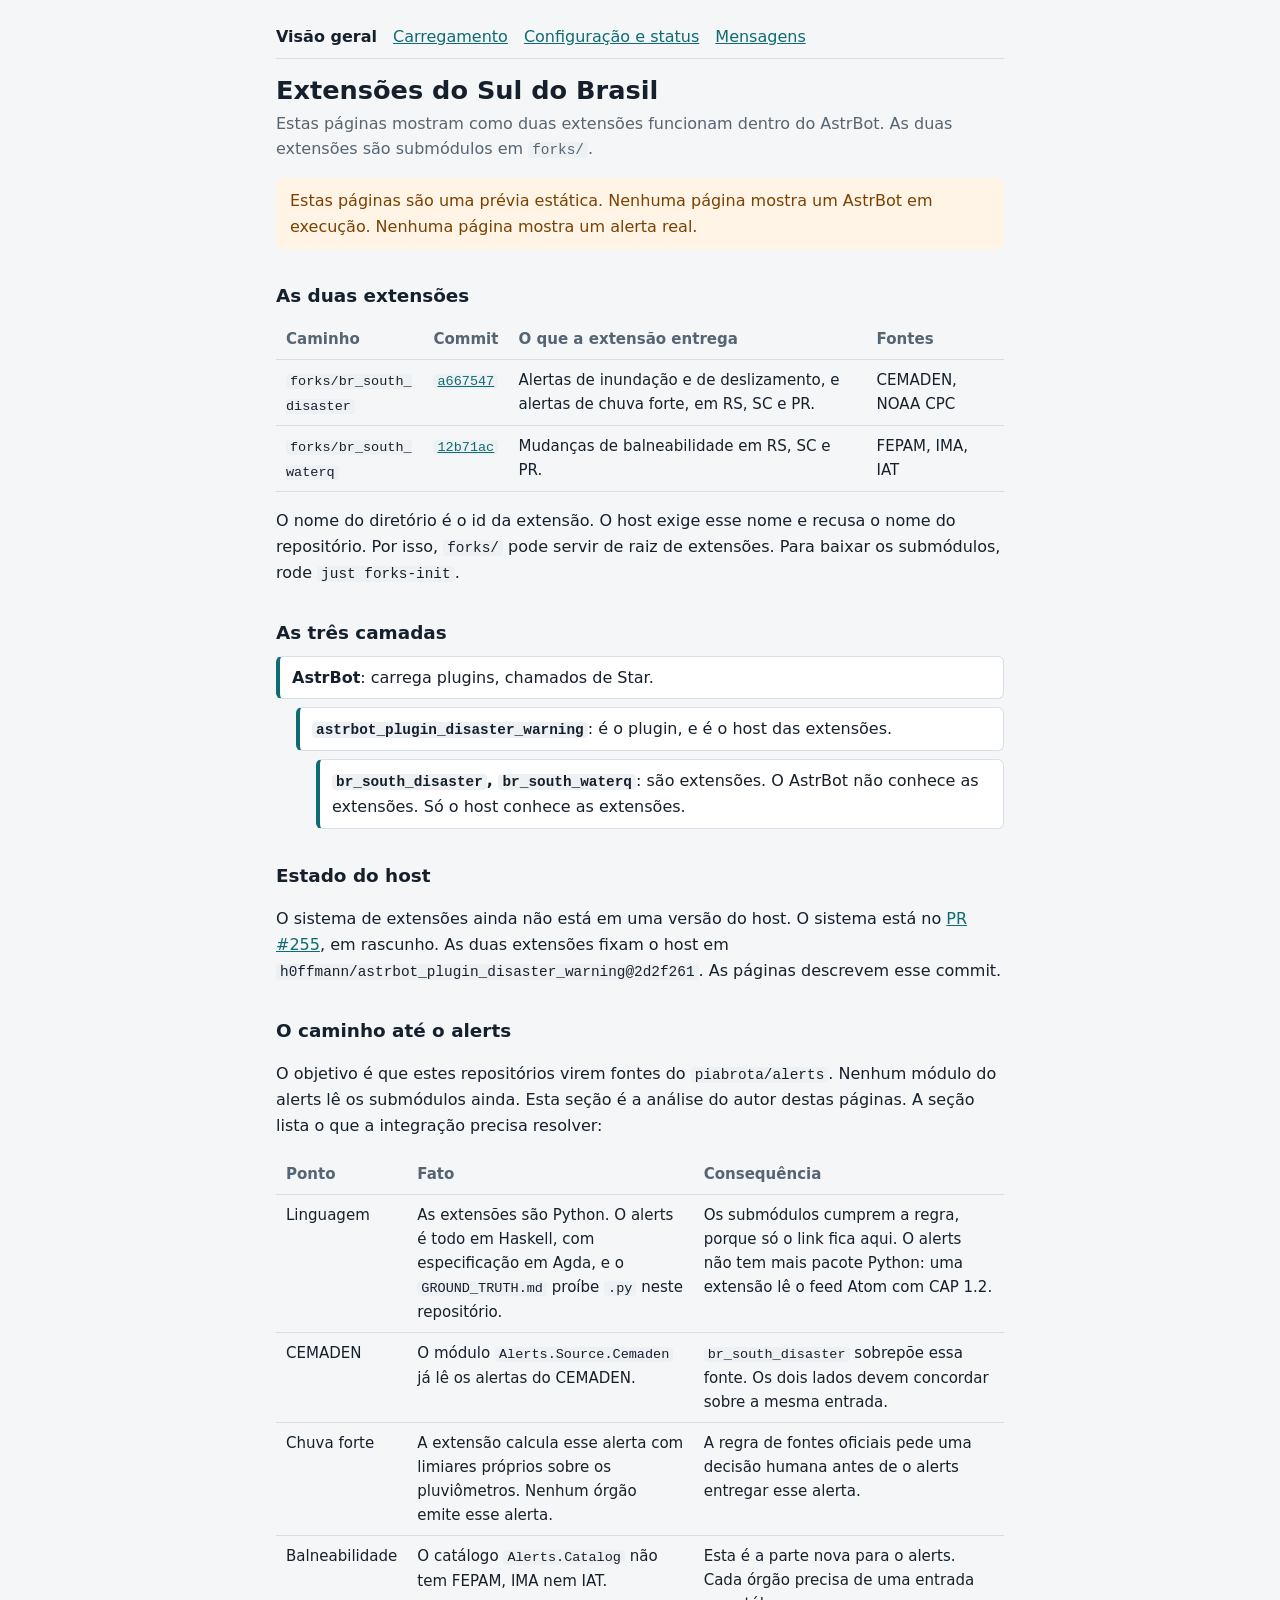
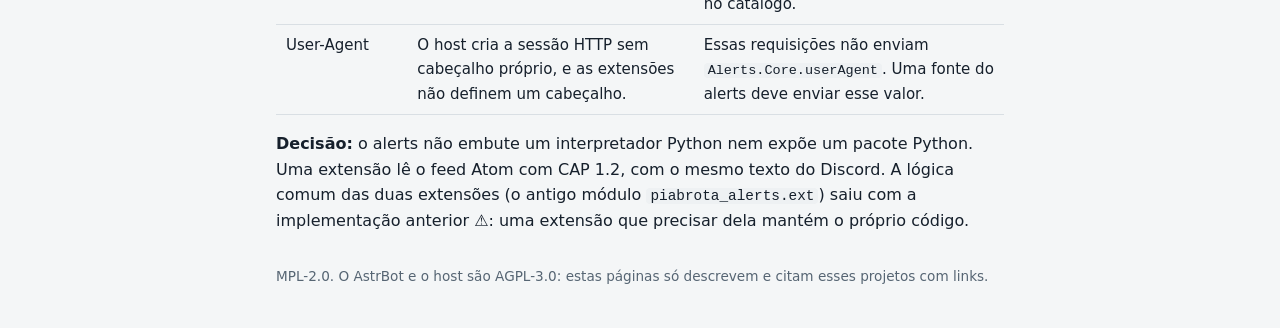
<file: docs/br-south/index.html>
<!-- reading-time: 3 min -->
<!doctype html>
<html lang="pt-BR">
<head>
<meta charset="utf-8">
<meta name="viewport" content="width=device-width, initial-scale=1">
<title>Extensões do Sul</title>
<link rel="stylesheet" href="style.css">
</head>
<body>
<main>
<nav aria-label="Páginas">
  <a href="index.html" aria-current="page">Visão geral</a>
  <a href="carregamento.html">Carregamento</a>
  <a href="painel.html">Configuração e status</a>
  <a href="mensagens.html">Mensagens</a>
</nav>

<h1>Extensões do Sul do Brasil</h1>
<p class="lead">Estas páginas mostram como duas extensões funcionam dentro do AstrBot. As duas extensões são submódulos em <code>forks/</code>.</p>

<div class="warn" role="note">Estas páginas são uma prévia estática. Nenhuma página mostra um AstrBot em execução. Nenhuma página mostra um alerta real.</div>

<h2>As duas extensões</h2>
<div class="scroll">
<table>
  <thead><tr><th>Caminho</th><th>Commit</th><th>O que a extensão entrega</th><th>Fontes</th></tr></thead>
  <tbody>
    <tr>
      <td><code>forks/br_south_disaster</code></td>
      <td><a href="https://github.com/h0ffmann/astrbot_dw_ext_br_south_disaster/tree/a6675479bebcacb92b1d18f4931a7065a1f70178"><code>a667547</code></a></td>
      <td>Alertas de inundação e de deslizamento, e alertas de chuva forte, em RS, SC e PR.</td>
      <td>CEMADEN, NOAA CPC</td>
    </tr>
    <tr>
      <td><code>forks/br_south_waterq</code></td>
      <td><a href="https://github.com/h0ffmann/astrbot_dw_ext_br_south_waterq/tree/12b71ac048ad29b83bfc6aaa0149e011c66886ce"><code>12b71ac</code></a></td>
      <td>Mudanças de balneabilidade em RS, SC e PR.</td>
      <td>FEPAM, IMA, IAT</td>
    </tr>
  </tbody>
</table>
</div>
<p>O nome do diretório é o id da extensão. O host exige esse nome e recusa o nome do repositório. Por isso, <code>forks/</code> pode servir de raiz de extensões. Para baixar os submódulos, rode <code>just forks-init</code>.</p>

<h2>As três camadas</h2>
<ol class="layers">
  <li><strong>AstrBot</strong>: carrega plugins, chamados de Star.</li>
  <li><strong><code>astrbot_plugin_disaster_warning</code></strong>: é o plugin, e é o host das extensões.</li>
  <li><strong><code>br_south_disaster</code>, <code>br_south_waterq</code></strong>: são extensões. O AstrBot não conhece as extensões. Só o host conhece as extensões.</li>
</ol>

<h2>Estado do host</h2>
<p>O sistema de extensões ainda não está em uma versão do host. O sistema está no <a href="https://github.com/Pancakes-Labs/astrbot_plugin_disaster_warning/pull/255">PR #255</a>, em rascunho. As duas extensões fixam o host em <code>h0ffmann/astrbot_plugin_disaster_warning@2d2f261</code>. As páginas descrevem esse commit.</p>

<h2>O caminho até o alerts</h2>
<p>O objetivo é que estes repositórios virem fontes do <code>piabrota/alerts</code>. Nenhum módulo do alerts lê os submódulos ainda. Esta seção é a análise do autor destas páginas. A seção lista o que a integração precisa resolver:</p>
<div class="scroll">
<table>
  <thead><tr><th>Ponto</th><th>Fato</th><th>Consequência</th></tr></thead>
  <tbody>
    <tr>
      <td>Linguagem</td>
      <td>As extensões são Python. O alerts é todo em Haskell, com especificação em Agda, e o <code>GROUND_TRUTH.md</code> proíbe <code>.py</code> neste repositório.</td>
      <td>Os submódulos cumprem a regra, porque só o link fica aqui. O alerts não tem mais pacote Python: uma extensão lê o feed Atom com CAP 1.2.</td>
    </tr>
    <tr>
      <td>CEMADEN</td>
      <td>O módulo <code>Alerts.Source.Cemaden</code> já lê os alertas do CEMADEN.</td>
      <td><code>br_south_disaster</code> sobrepõe essa fonte. Os dois lados devem concordar sobre a mesma entrada.</td>
    </tr>
    <tr>
      <td>Chuva forte</td>
      <td>A extensão calcula esse alerta com limiares próprios sobre os pluviômetros. Nenhum órgão emite esse alerta.</td>
      <td>A regra de fontes oficiais pede uma decisão humana antes de o alerts entregar esse alerta.</td>
    </tr>
    <tr>
      <td>Balneabilidade</td>
      <td>O catálogo <code>Alerts.Catalog</code> não tem FEPAM, IMA nem IAT.</td>
      <td>Esta é a parte nova para o alerts. Cada órgão precisa de uma entrada no catálogo.</td>
    </tr>
    <tr>
      <td>User-Agent</td>
      <td>O host cria a sessão HTTP sem cabeçalho próprio, e as extensões não definem um cabeçalho.</td>
      <td>Essas requisições não enviam <code>Alerts.Core.userAgent</code>. Uma fonte do alerts deve enviar esse valor.</td>
    </tr>
  </tbody>
</table>
</div>
<p><strong>Decisão:</strong> o alerts não embute um interpretador Python nem expõe um pacote Python. Uma extensão lê o feed Atom com CAP 1.2, com o mesmo texto do Discord. A lógica comum das duas extensões (o antigo módulo <code>piabrota_alerts.ext</code>) saiu com a implementação anterior ⚠: uma extensão que precisar dela mantém o próprio código.</p>

<footer>MPL-2.0. O AstrBot e o host são AGPL-3.0: estas páginas só descrevem e citam esses projetos com links.</footer>
</main>
</body>
</html>
</file>
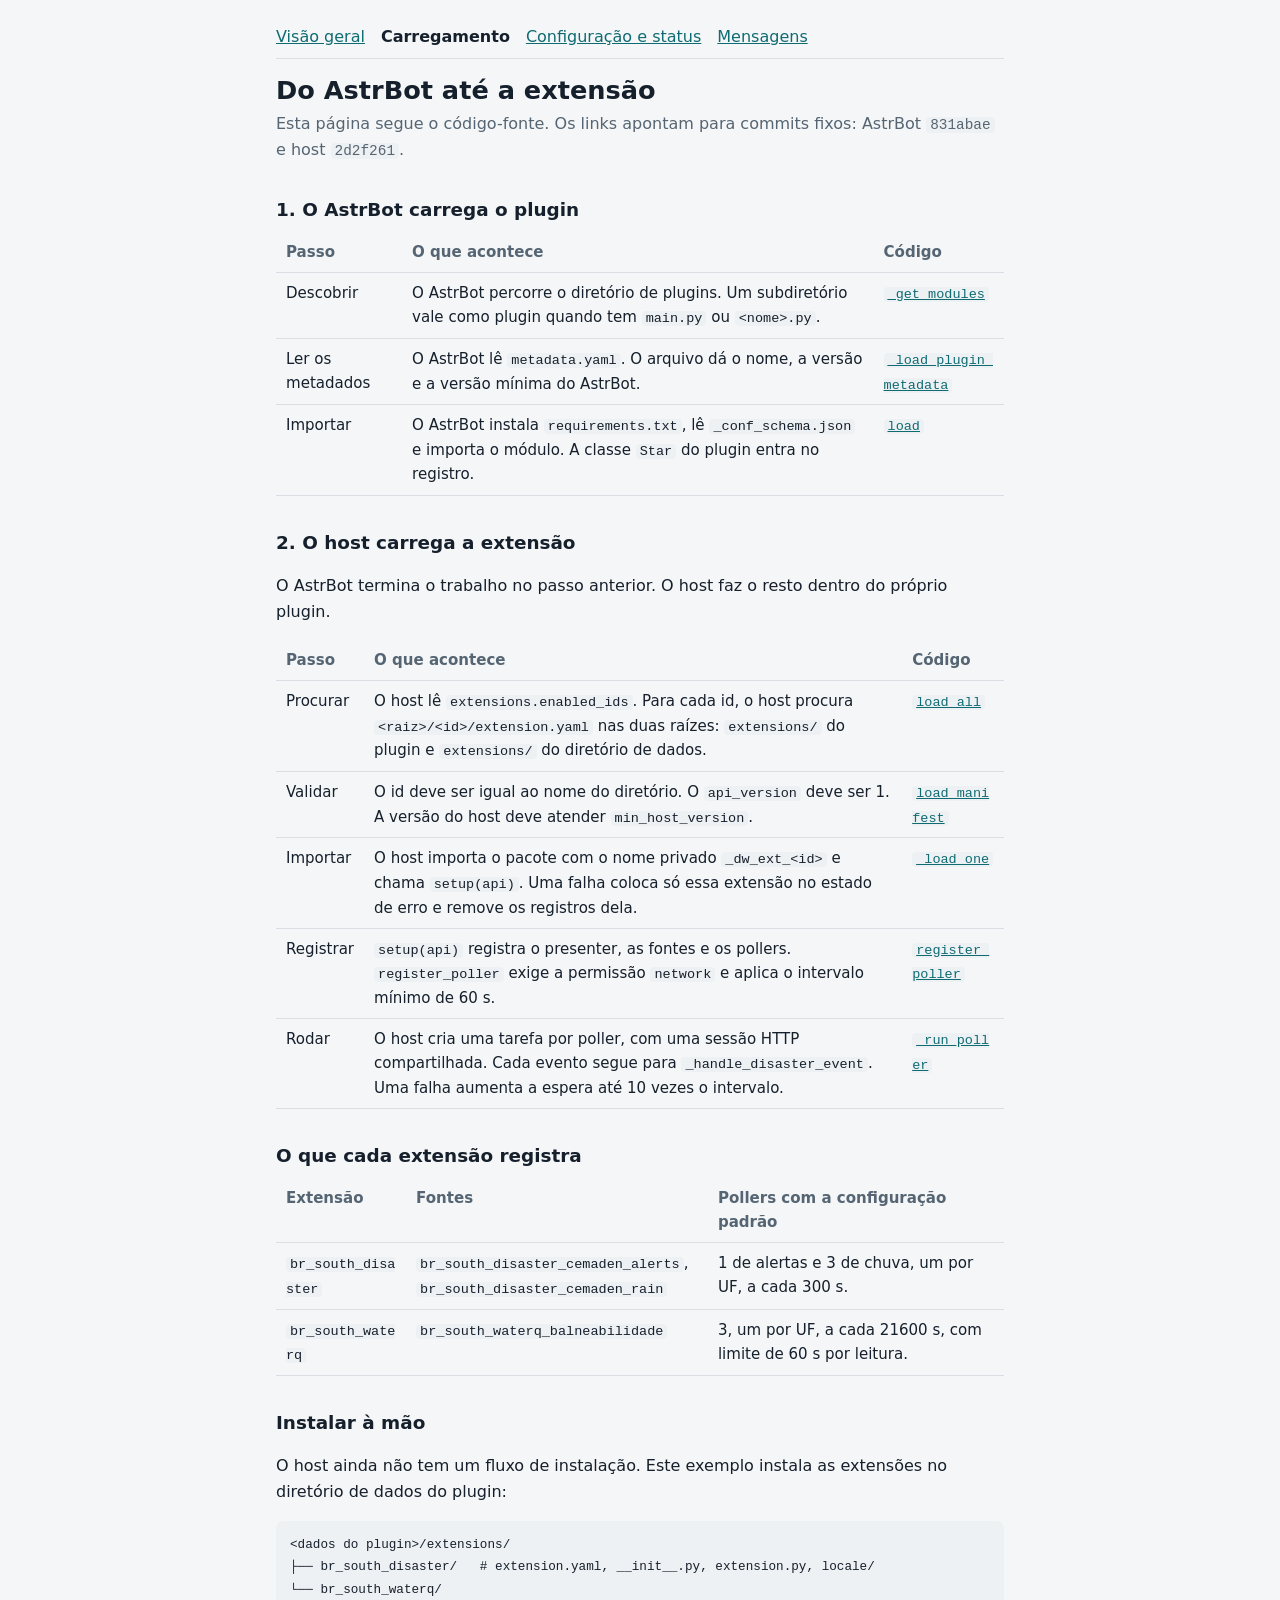
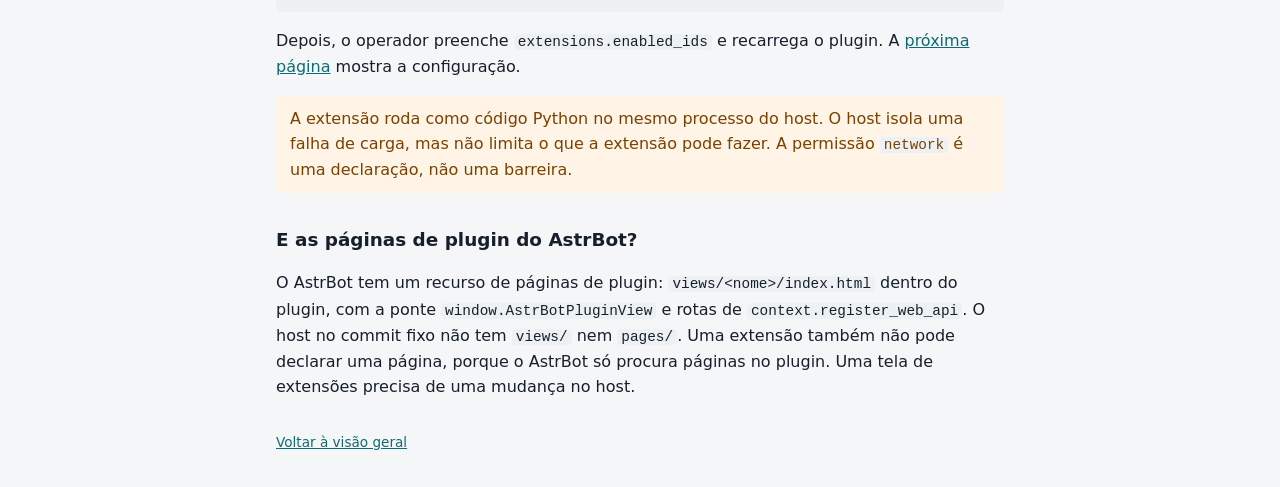
<file: docs/br-south/carregamento.html>
<!-- reading-time: 3 min -->
<!doctype html>
<html lang="pt-BR">
<head>
<meta charset="utf-8">
<meta name="viewport" content="width=device-width, initial-scale=1">
<title>Carregamento das extensões</title>
<link rel="stylesheet" href="style.css">
</head>
<body>
<main>
<nav aria-label="Páginas">
  <a href="index.html">Visão geral</a>
  <a href="carregamento.html" aria-current="page">Carregamento</a>
  <a href="painel.html">Configuração e status</a>
  <a href="mensagens.html">Mensagens</a>
</nav>

<h1>Do AstrBot até a extensão</h1>
<p class="lead">Esta página segue o código-fonte. Os links apontam para commits fixos: AstrBot <code>831abae</code> e host <code>2d2f261</code>.</p>

<h2>1. O AstrBot carrega o plugin</h2>
<div class="scroll">
<table>
  <thead><tr><th>Passo</th><th>O que acontece</th><th>Código</th></tr></thead>
  <tbody>
    <tr>
      <td>Descobrir</td>
      <td>O AstrBot percorre o diretório de plugins. Um subdiretório vale como plugin quando tem <code>main.py</code> ou <code>&lt;nome&gt;.py</code>.</td>
      <td><a href="https://github.com/AstrBotDevs/AstrBot/blob/831abae85da8b6e58dc44d4544d163f8f9459ba1/astrbot/core/star/star_manager.py#L291"><code>_get_modules</code></a></td>
    </tr>
    <tr>
      <td>Ler os metadados</td>
      <td>O AstrBot lê <code>metadata.yaml</code>. O arquivo dá o nome, a versão e a versão mínima do AstrBot.</td>
      <td><a href="https://github.com/AstrBotDevs/AstrBot/blob/831abae85da8b6e58dc44d4544d163f8f9459ba1/astrbot/core/star/star_manager.py#L491"><code>_load_plugin_metadata</code></a></td>
    </tr>
    <tr>
      <td>Importar</td>
      <td>O AstrBot instala <code>requirements.txt</code>, lê <code>_conf_schema.json</code> e importa o módulo. A classe <code>Star</code> do plugin entra no registro.</td>
      <td><a href="https://github.com/AstrBotDevs/AstrBot/blob/831abae85da8b6e58dc44d4544d163f8f9459ba1/astrbot/core/star/star_manager.py#L1076"><code>load</code></a></td>
    </tr>
  </tbody>
</table>
</div>

<h2>2. O host carrega a extensão</h2>
<p>O AstrBot termina o trabalho no passo anterior. O host faz o resto dentro do próprio plugin.</p>
<div class="scroll">
<table>
  <thead><tr><th>Passo</th><th>O que acontece</th><th>Código</th></tr></thead>
  <tbody>
    <tr>
      <td>Procurar</td>
      <td>O host lê <code>extensions.enabled_ids</code>. Para cada id, o host procura <code>&lt;raiz&gt;/&lt;id&gt;/extension.yaml</code> nas duas raízes: <code>extensions/</code> do plugin e <code>extensions/</code> do diretório de dados.</td>
      <td><a href="https://github.com/h0ffmann/astrbot_plugin_disaster_warning/blob/2d2f2612dece0100170151e63ec3d9c04327055d/core/extensions/manager.py#L128"><code>load_all</code></a></td>
    </tr>
    <tr>
      <td>Validar</td>
      <td>O id deve ser igual ao nome do diretório. O <code>api_version</code> deve ser 1. A versão do host deve atender <code>min_host_version</code>.</td>
      <td><a href="https://github.com/h0ffmann/astrbot_plugin_disaster_warning/blob/2d2f2612dece0100170151e63ec3d9c04327055d/core/extensions/manifest.py#L43"><code>load_manifest</code></a></td>
    </tr>
    <tr>
      <td>Importar</td>
      <td>O host importa o pacote com o nome privado <code>_dw_ext_&lt;id&gt;</code> e chama <code>setup(api)</code>. Uma falha coloca só essa extensão no estado de erro e remove os registros dela.</td>
      <td><a href="https://github.com/h0ffmann/astrbot_plugin_disaster_warning/blob/2d2f2612dece0100170151e63ec3d9c04327055d/core/extensions/manager.py#L155"><code>_load_one</code></a></td>
    </tr>
    <tr>
      <td>Registrar</td>
      <td><code>setup(api)</code> registra o presenter, as fontes e os pollers. <code>register_poller</code> exige a permissão <code>network</code> e aplica o intervalo mínimo de 60 s.</td>
      <td><a href="https://github.com/h0ffmann/astrbot_plugin_disaster_warning/blob/2d2f2612dece0100170151e63ec3d9c04327055d/core/extensions/api.py#L131"><code>register_poller</code></a></td>
    </tr>
    <tr>
      <td>Rodar</td>
      <td>O host cria uma tarefa por poller, com uma sessão HTTP compartilhada. Cada evento segue para <code>_handle_disaster_event</code>. Uma falha aumenta a espera até 10 vezes o intervalo.</td>
      <td><a href="https://github.com/h0ffmann/astrbot_plugin_disaster_warning/blob/2d2f2612dece0100170151e63ec3d9c04327055d/core/extensions/manager.py#L227"><code>_run_poller</code></a></td>
    </tr>
  </tbody>
</table>
</div>

<h2>O que cada extensão registra</h2>
<div class="scroll">
<table>
  <thead><tr><th>Extensão</th><th>Fontes</th><th>Pollers com a configuração padrão</th></tr></thead>
  <tbody>
    <tr>
      <td><code>br_south_disaster</code></td>
      <td><code>br_south_disaster_cemaden_alerts</code>, <code>br_south_disaster_cemaden_rain</code></td>
      <td>1 de alertas e 3 de chuva, um por UF, a cada 300 s.</td>
    </tr>
    <tr>
      <td><code>br_south_waterq</code></td>
      <td><code>br_south_waterq_balneabilidade</code></td>
      <td>3, um por UF, a cada 21600 s, com limite de 60 s por leitura.</td>
    </tr>
  </tbody>
</table>
</div>

<h2>Instalar à mão</h2>
<p>O host ainda não tem um fluxo de instalação. Este exemplo instala as extensões no diretório de dados do plugin:</p>
<pre><code>&lt;dados do plugin&gt;/extensions/
├── br_south_disaster/   # extension.yaml, __init__.py, extension.py, locale/
└── br_south_waterq/</code></pre>
<p>Depois, o operador preenche <code>extensions.enabled_ids</code> e recarrega o plugin. A <a href="painel.html">próxima página</a> mostra a configuração.</p>

<div class="warn" role="note">A extensão roda como código Python no mesmo processo do host. O host isola uma falha de carga, mas não limita o que a extensão pode fazer. A permissão <code>network</code> é uma declaração, não uma barreira.</div>

<h2>E as páginas de plugin do AstrBot?</h2>
<p>O AstrBot tem um recurso de páginas de plugin: <code>views/&lt;nome&gt;/index.html</code> dentro do plugin, com a ponte <code>window.AstrBotPluginView</code> e rotas de <code>context.register_web_api</code>. O host no commit fixo não tem <code>views/</code> nem <code>pages/</code>. Uma extensão também não pode declarar uma página, porque o AstrBot só procura páginas no plugin. Uma tela de extensões precisa de uma mudança no host.</p>

<footer><a href="index.html">Voltar à visão geral</a></footer>
</main>
</body>
</html>
</file>
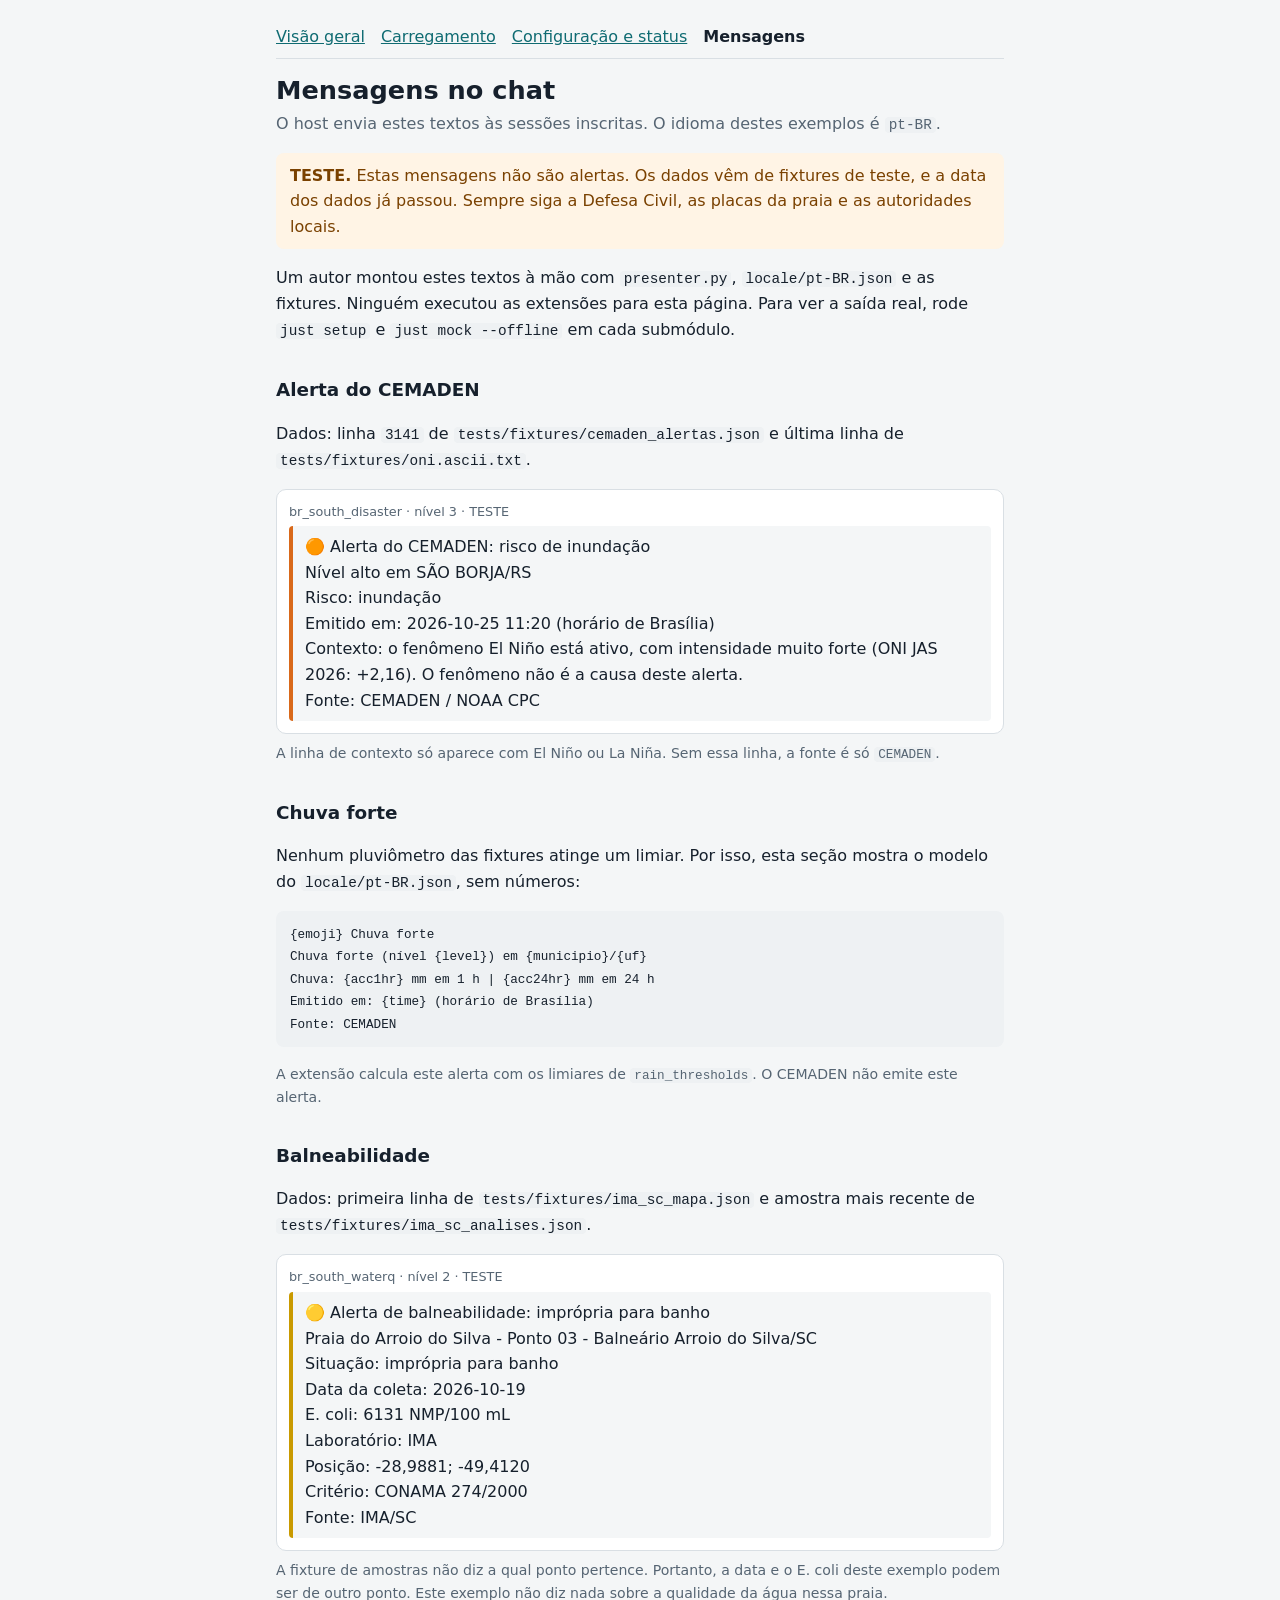
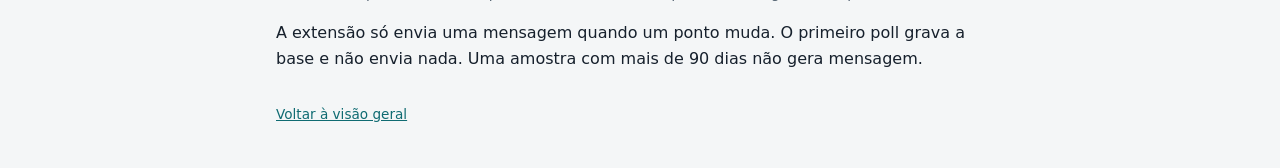
<file: docs/br-south/mensagens.html>
<!-- reading-time: 2 min -->
<!doctype html>
<html lang="pt-BR">
<head>
<meta charset="utf-8">
<meta name="viewport" content="width=device-width, initial-scale=1">
<title>Mensagens das extensões</title>
<link rel="stylesheet" href="style.css">
</head>
<body>
<main>
<nav aria-label="Páginas">
  <a href="index.html">Visão geral</a>
  <a href="carregamento.html">Carregamento</a>
  <a href="painel.html">Configuração e status</a>
  <a href="mensagens.html" aria-current="page">Mensagens</a>
</nav>

<h1>Mensagens no chat</h1>
<p class="lead">O host envia estes textos às sessões inscritas. O idioma destes exemplos é <code>pt-BR</code>.</p>

<div class="warn" role="note"><strong>TESTE.</strong> Estas mensagens não são alertas. Os dados vêm de fixtures de teste, e a data dos dados já passou. Sempre siga a Defesa Civil, as placas da praia e as autoridades locais.</div>

<p>Um autor montou estes textos à mão com <code>presenter.py</code>, <code>locale/pt-BR.json</code> e as fixtures. Ninguém executou as extensões para esta página. Para ver a saída real, rode <code>just setup</code> e <code>just mock --offline</code> em cada submódulo.</p>

<h2>Alerta do CEMADEN</h2>
<p>Dados: linha <code>3141</code> de <code>tests/fixtures/cemaden_alertas.json</code> e última linha de <code>tests/fixtures/oni.ascii.txt</code>.</p>
<div class="chat">
  <div class="who">br_south_disaster · nível 3 · TESTE</div>
  <div class="bubble l3">🟠 Alerta do CEMADEN: risco de inundação
Nível alto em SÃO BORJA/RS
Risco: inundação
Emitido em: 2026-10-25 11:20 (horário de Brasília)
Contexto: o fenômeno El Niño está ativo, com intensidade muito forte (ONI JAS 2026: +2,16). O fenômeno não é a causa deste alerta.
Fonte: CEMADEN / NOAA CPC</div>
</div>
<p class="note">A linha de contexto só aparece com El Niño ou La Niña. Sem essa linha, a fonte é só <code>CEMADEN</code>.</p>

<h2>Chuva forte</h2>
<p>Nenhum pluviômetro das fixtures atinge um limiar. Por isso, esta seção mostra o modelo do <code>locale/pt-BR.json</code>, sem números:</p>
<pre><code>{emoji} Chuva forte
Chuva forte (nível {level}) em {municipio}/{uf}
Chuva: {acc1hr} mm em 1 h | {acc24hr} mm em 24 h
Emitido em: {time} (horário de Brasília)
Fonte: CEMADEN</code></pre>
<p class="note">A extensão calcula este alerta com os limiares de <code>rain_thresholds</code>. O CEMADEN não emite este alerta.</p>

<h2>Balneabilidade</h2>
<p>Dados: primeira linha de <code>tests/fixtures/ima_sc_mapa.json</code> e amostra mais recente de <code>tests/fixtures/ima_sc_analises.json</code>.</p>
<div class="chat">
  <div class="who">br_south_waterq · nível 2 · TESTE</div>
  <div class="bubble l2">🟡 Alerta de balneabilidade: imprópria para banho
Praia do Arroio do Silva - Ponto 03 - Balneário Arroio do Silva/SC
Situação: imprópria para banho
Data da coleta: 2026-10-19
E. coli: 6131 NMP/100 mL
Laboratório: IMA
Posição: -28,9881; -49,4120
Critério: CONAMA 274/2000
Fonte: IMA/SC</div>
</div>
<p class="note">A fixture de amostras não diz a qual ponto pertence. Portanto, a data e o E. coli deste exemplo podem ser de outro ponto. Este exemplo não diz nada sobre a qualidade da água nessa praia.</p>
<p>A extensão só envia uma mensagem quando um ponto muda. O primeiro poll grava a base e não envia nada. Uma amostra com mais de 90 dias não gera mensagem.</p>

<footer><a href="index.html">Voltar à visão geral</a></footer>
</main>
</body>
</html>
</file>
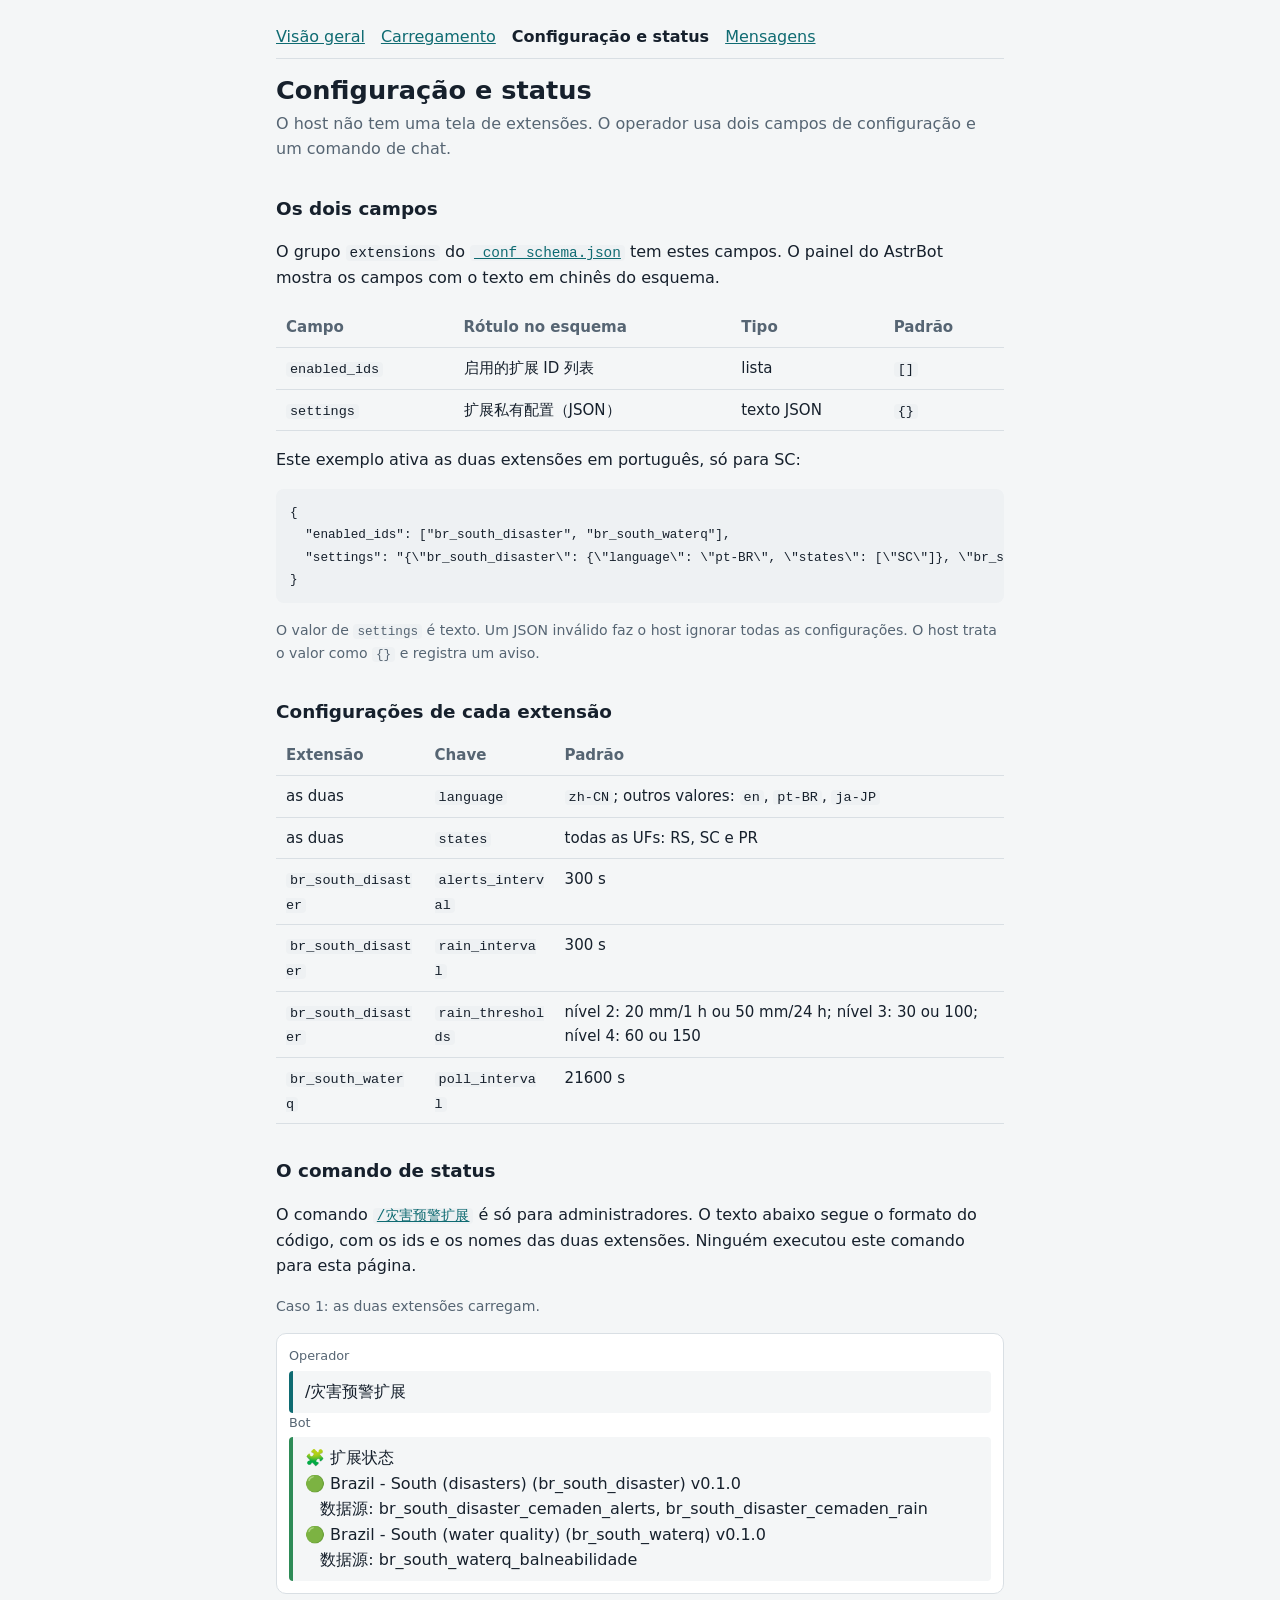
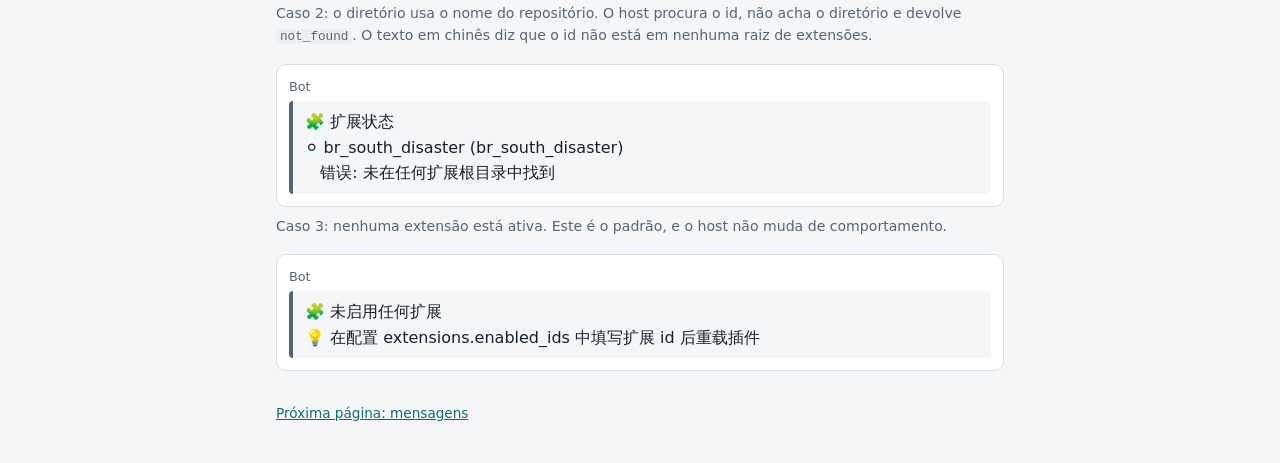
<file: docs/br-south/painel.html>
<!-- reading-time: 2 min -->
<!doctype html>
<html lang="pt-BR">
<head>
<meta charset="utf-8">
<meta name="viewport" content="width=device-width, initial-scale=1">
<title>Configuração e status</title>
<link rel="stylesheet" href="style.css">
</head>
<body>
<main>
<nav aria-label="Páginas">
  <a href="index.html">Visão geral</a>
  <a href="carregamento.html">Carregamento</a>
  <a href="painel.html" aria-current="page">Configuração e status</a>
  <a href="mensagens.html">Mensagens</a>
</nav>

<h1>Configuração e status</h1>
<p class="lead">O host não tem uma tela de extensões. O operador usa dois campos de configuração e um comando de chat.</p>

<h2>Os dois campos</h2>
<p>O grupo <code>extensions</code> do <a href="https://github.com/h0ffmann/astrbot_plugin_disaster_warning/blob/2d2f2612dece0100170151e63ec3d9c04327055d/_conf_schema.json#L1530"><code>_conf_schema.json</code></a> tem estes campos. O painel do AstrBot mostra os campos com o texto em chinês do esquema.</p>
<div class="scroll">
<table>
  <thead><tr><th>Campo</th><th>Rótulo no esquema</th><th>Tipo</th><th>Padrão</th></tr></thead>
  <tbody>
    <tr><td><code>enabled_ids</code></td><td>启用的扩展 ID 列表</td><td>lista</td><td><code>[]</code></td></tr>
    <tr><td><code>settings</code></td><td>扩展私有配置（JSON）</td><td>texto JSON</td><td><code>{}</code></td></tr>
  </tbody>
</table>
</div>

<p>Este exemplo ativa as duas extensões em português, só para SC:</p>
<pre><code>{
  "enabled_ids": ["br_south_disaster", "br_south_waterq"],
  "settings": "{\"br_south_disaster\": {\"language\": \"pt-BR\", \"states\": [\"SC\"]}, \"br_south_waterq\": {\"language\": \"pt-BR\", \"states\": [\"SC\"]}}"
}</code></pre>
<p class="note">O valor de <code>settings</code> é texto. Um JSON inválido faz o host ignorar todas as configurações. O host trata o valor como <code>{}</code> e registra um aviso.</p>

<h2>Configurações de cada extensão</h2>
<div class="scroll">
<table>
  <thead><tr><th>Extensão</th><th>Chave</th><th>Padrão</th></tr></thead>
  <tbody>
    <tr><td>as duas</td><td><code>language</code></td><td><code>zh-CN</code>; outros valores: <code>en</code>, <code>pt-BR</code>, <code>ja-JP</code></td></tr>
    <tr><td>as duas</td><td><code>states</code></td><td>todas as UFs: RS, SC e PR</td></tr>
    <tr><td><code>br_south_disaster</code></td><td><code>alerts_interval</code></td><td>300 s</td></tr>
    <tr><td><code>br_south_disaster</code></td><td><code>rain_interval</code></td><td>300 s</td></tr>
    <tr><td><code>br_south_disaster</code></td><td><code>rain_thresholds</code></td><td>nível 2: 20 mm/1 h ou 50 mm/24 h; nível 3: 30 ou 100; nível 4: 60 ou 150</td></tr>
    <tr><td><code>br_south_waterq</code></td><td><code>poll_interval</code></td><td>21600 s</td></tr>
  </tbody>
</table>
</div>

<h2>O comando de status</h2>
<p>O comando <a href="https://github.com/h0ffmann/astrbot_plugin_disaster_warning/blob/2d2f2612dece0100170151e63ec3d9c04327055d/plugin/commands/plugin_admin_command_service.py#L966"><code>/灾害预警扩展</code></a> é só para administradores. O texto abaixo segue o formato do código, com os ids e os nomes das duas extensões. Ninguém executou este comando para esta página.</p>

<p class="note">Caso 1: as duas extensões carregam.</p>
<div class="chat">
  <div class="who">Operador</div>
  <div class="bubble user">/灾害预警扩展</div>
  <div class="who">Bot</div>
  <div class="bubble ok">🧩 扩展状态
🟢 Brazil - South (disasters) (br_south_disaster) v0.1.0
   数据源: br_south_disaster_cemaden_alerts, br_south_disaster_cemaden_rain
🟢 Brazil - South (water quality) (br_south_waterq) v0.1.0
   数据源: br_south_waterq_balneabilidade</div>
</div>

<p class="note">Caso 2: o diretório usa o nome do repositório. O host procura o id, não acha o diretório e devolve <code>not_found</code>. O texto em chinês diz que o id não está em nenhuma raiz de extensões.</p>
<div class="chat">
  <div class="who">Bot</div>
  <div class="bubble">🧩 扩展状态
⚪ br_south_disaster (br_south_disaster)
   错误: 未在任何扩展根目录中找到</div>
</div>

<p class="note">Caso 3: nenhuma extensão está ativa. Este é o padrão, e o host não muda de comportamento.</p>
<div class="chat">
  <div class="who">Bot</div>
  <div class="bubble">🧩 未启用任何扩展
💡 在配置 extensions.enabled_ids 中填写扩展 id 后重载插件</div>
</div>

<footer><a href="mensagens.html">Próxima página: mensagens</a></footer>
</main>
</body>
</html>
</file>
<file: docs/br-south/style.css>
:root {
  color-scheme: light dark;
  --bg: #f4f6f7;
  --panel: #ffffff;
  --ink: #16202c;
  --muted: #566573;
  --line: #d9dfe4;
  --accent: #0f6b72;
  --warn-bg: #fff4e5;
  --warn-ink: #7a4100;
  --code-bg: #eef1f3;
  --ok: #2e8b57;
  --l2: #c99a00;
  --l3: #d9691a;
}

@media (prefers-color-scheme: dark) {
  :root {
    --bg: #10151b;
    --panel: #171e26;
    --ink: #e7ecf1;
    --muted: #9fadba;
    --line: #2a343f;
    --accent: #58bdc6;
    --warn-bg: #33240f;
    --warn-ink: #ffd9a3;
    --code-bg: #1f2832;
  }
}

* {
  box-sizing: border-box;
}

body {
  margin: 0;
  background: var(--bg);
  color: var(--ink);
  font: 16px/1.6 system-ui, -apple-system, "Segoe UI", "Noto Sans CJK SC", sans-serif;
}

main {
  max-width: 760px;
  margin: 0 auto;
  padding: 24px 16px 48px;
}

h1 {
  font-size: 1.6rem;
  line-height: 1.25;
  margin: 16px 0 4px;
}

h2 {
  font-size: 1.15rem;
  margin: 32px 0 8px;
}

a {
  color: var(--accent);
  overflow-wrap: anywhere;
}

nav {
  display: flex;
  flex-wrap: wrap;
  gap: 4px 16px;
  padding-bottom: 8px;
  border-bottom: 1px solid var(--line);
}

nav a[aria-current="page"] {
  color: var(--ink);
  font-weight: 600;
  text-decoration: none;
}

.lead {
  color: var(--muted);
  margin-top: 0;
}

.warn {
  background: var(--warn-bg);
  color: var(--warn-ink);
  border-radius: 8px;
  padding: 10px 14px;
  margin: 16px 0;
}

code {
  background: var(--code-bg);
  border-radius: 4px;
  padding: 0 4px;
  font-size: 0.9em;
  overflow-wrap: anywhere;
}

pre {
  background: var(--code-bg);
  border-radius: 8px;
  padding: 12px 14px;
  margin: 8px 0 16px;
  overflow-x: auto;
  font-size: 0.88rem;
}

pre code {
  background: none;
  padding: 0;
}

.scroll {
  overflow-x: auto;
}

table {
  width: 100%;
  border-collapse: collapse;
  font-size: 0.94rem;
}

th,
td {
  text-align: left;
  vertical-align: top;
  padding: 8px 10px;
  border-bottom: 1px solid var(--line);
}

th {
  color: var(--muted);
  font-weight: 600;
}

.layers {
  list-style: none;
  margin: 8px 0 16px;
  padding: 0;
  display: grid;
  gap: 8px;
}

.layers li {
  background: var(--panel);
  border: 1px solid var(--line);
  border-left: 4px solid var(--accent);
  border-radius: 6px;
  padding: 8px 12px;
}

.layers li + li {
  margin-left: 20px;
}

.layers li + li + li {
  margin-left: 40px;
}

.chat {
  background: var(--panel);
  border: 1px solid var(--line);
  border-radius: 10px;
  padding: 12px;
  margin: 8px 0 8px;
}

.who {
  color: var(--muted);
  font-size: 0.8rem;
  margin-bottom: 4px;
}

.bubble {
  white-space: pre-wrap;
  overflow-wrap: anywhere;
  border-left: 4px solid var(--muted);
  border-radius: 4px;
  padding: 8px 12px;
  background: var(--bg);
}

.user {
  border-left-color: var(--accent);
}

.ok {
  border-left-color: var(--ok);
}

.l2 {
  border-left-color: var(--l2);
}

.l3 {
  border-left-color: var(--l3);
}

.note {
  color: var(--muted);
  font-size: 0.88rem;
  margin: 4px 0 16px;
}

footer {
  color: var(--muted);
  font-size: 0.85rem;
  margin-top: 32px;
}

@media (max-width: 480px) {
  .layers li + li,
  .layers li + li + li {
    margin-left: 0;
  }
}
</file>
